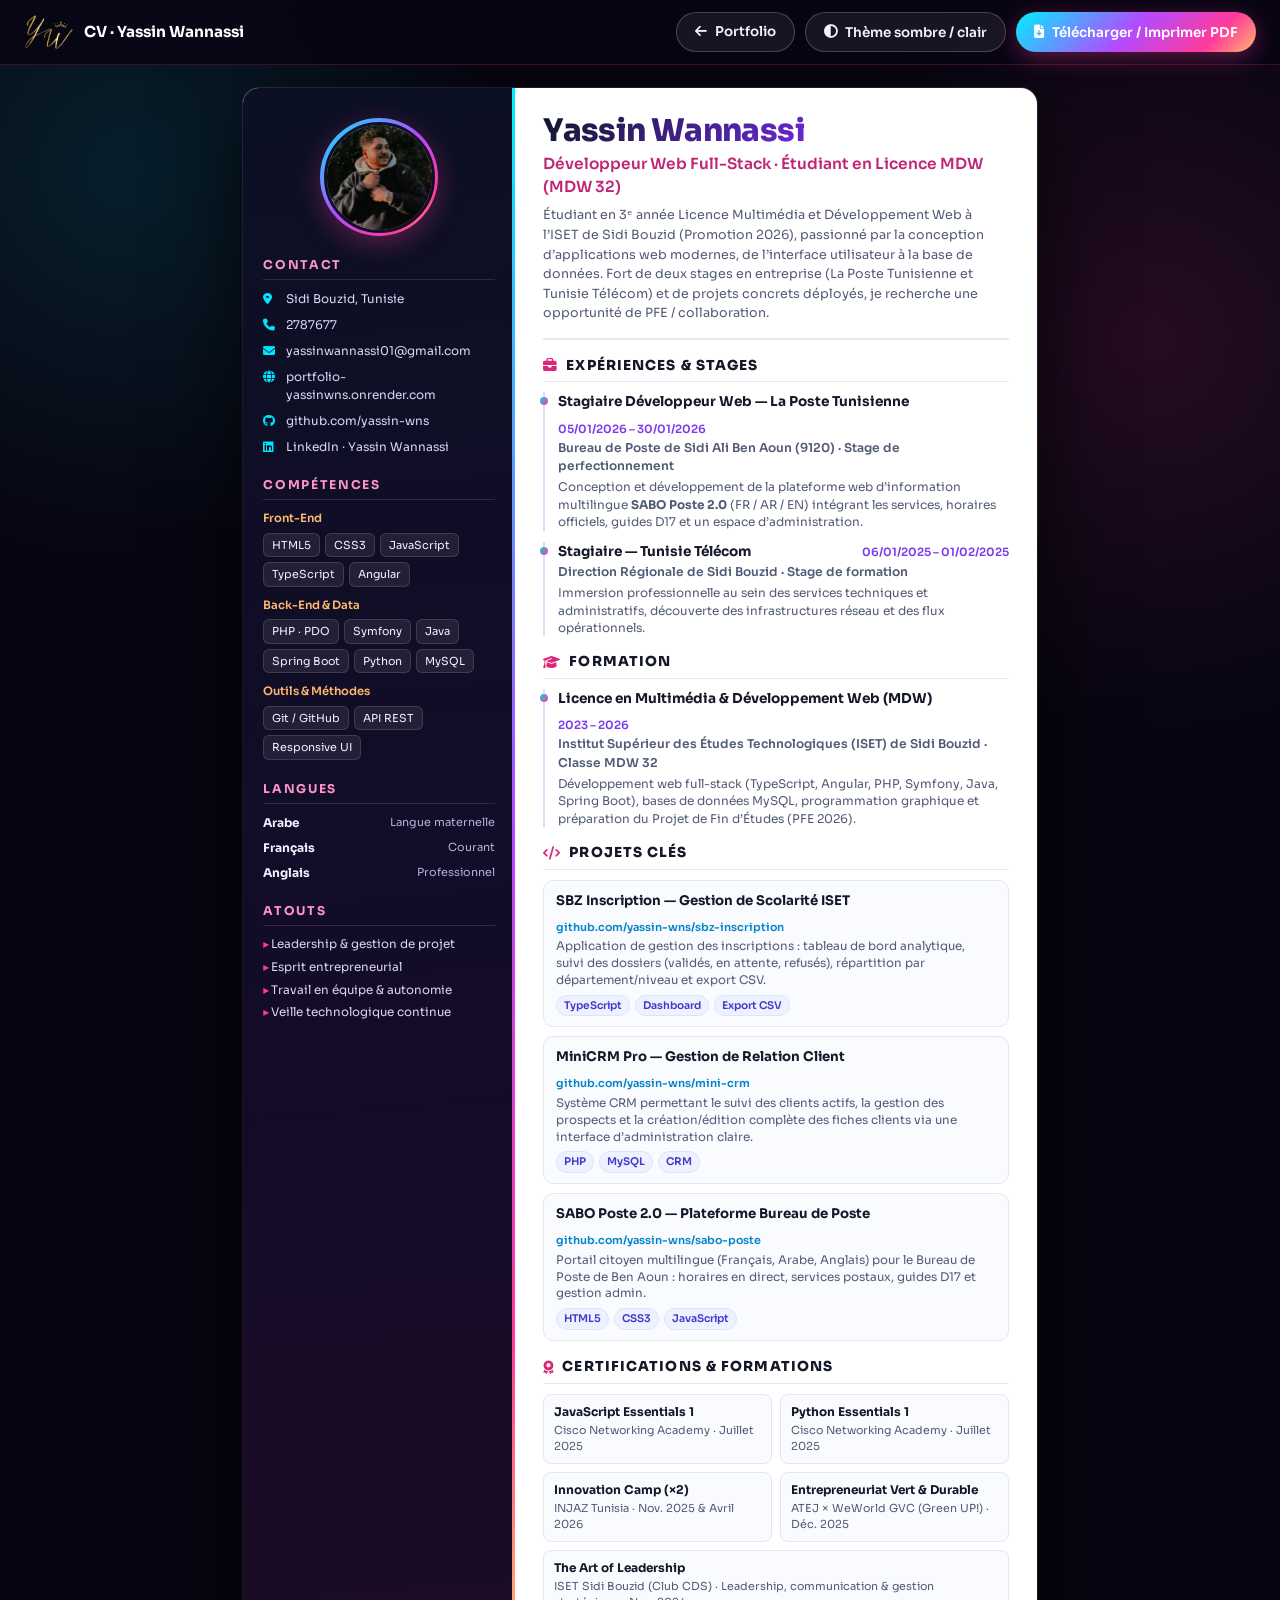
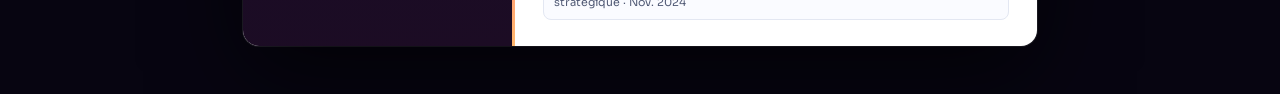
<file: cv.html>
<!DOCTYPE html>
<html lang="fr">
<head>
  <meta charset="utf-8">
  <meta name="viewport" content="width=device-width,initial-scale=1">
  <title>CV — Yassin Wannassi | Développeur Web Full-Stack</title>
  <meta name="description" content="Curriculum Vitae de Yassin Wannassi, Développeur Web Full-Stack — Étudiant en Licence MDW à l'ISET Sidi Bouzid.">
  <link rel="icon" href="assets/logo-mark.png">
  <link href="https://fonts.googleapis.com/css2?family=Sora:wght@300;400;500;600;700;800&display=swap" rel="stylesheet">
  <link rel="stylesheet" href="https://cdnjs.cloudflare.com/ajax/libs/font-awesome/6.5.1/css/all.min.css">
  <style>
    :root{
      --bg:#070511;
      --paper:#ffffff;
      --side:#0e1429;
      --ink:#141828;
      --mut:#525b76;
      --line:#e3e7f2;
      --cyan:#00d4e6;
      --pink:#ff3b9a;
      --violet:#8a3ffc;
      --sunset:#ff8a4c;
      --g:linear-gradient(135deg,#00f0ff 0%,#b44aff 48%,#ff3b9a 80%,#ffb86c 100%);
    }
    *{box-sizing:border-box;margin:0;padding:0}
    body{
      font-family:Sora,system-ui,-apple-system,sans-serif;
      background:
        radial-gradient(650px circle at 10% 10%,rgba(0,240,255,.11),transparent 60%),
        radial-gradient(650px circle at 90% 20%,rgba(255,59,154,.12),transparent 60%),
        var(--bg);
      color:var(--ink);
      line-height:1.5;
      padding:88px 18px 48px;
      min-height:100vh;
    }
    a{color:inherit;text-decoration:none}

    /* top bar */
    .topbar{
      position:fixed;top:0;left:0;right:0;z-index:50;
      background:rgba(9,5,20,.88);backdrop-filter:blur(14px);
      border-bottom:1px solid rgba(255,59,154,.2);
      padding:12px 24px;display:flex;align-items:center;justify-content:space-between;gap:12px;flex-wrap:wrap;
    }
    .tb-brand{display:flex;align-items:center;gap:10px;color:#fff;font-weight:700;font-size:.95rem}
    .tb-brand img{height:36px;width:auto}
    .tb-actions{display:flex;gap:10px;flex-wrap:wrap}
    .tbtn{
      display:inline-flex;align-items:center;gap:8px;padding:9px 18px;border-radius:99px;
      font-family:inherit;font-size:.84rem;font-weight:600;cursor:pointer;transition:.25s;border:0;
    }
    .tbtn.o{background:rgba(255,255,255,.07);color:#f3f0ff;border:1px solid rgba(255,255,255,.2)}
    .tbtn.o:hover{border-color:var(--cyan);color:var(--cyan)}
    .tbtn.p{background:var(--g);color:#fff;box-shadow:0 6px 22px rgba(255,59,154,.35)}
    .tbtn.p:hover{transform:translateY(-2px);box-shadow:0 10px 28px rgba(0,240,255,.35)}

    /* A4 sheet */
    .sheet{
      width:min(210mm,100%);
      min-height:297mm;
      margin:auto;
      background:var(--paper);
      border-radius:16px;
      overflow:hidden;
      box-shadow:0 28px 90px rgba(0,0,0,.65),0 0 0 1px rgba(255,255,255,.12);
      display:grid;
      grid-template-columns:72mm 1fr;
    }

    /* Dark CV preview mode */
    body.dark-cv .sheet{
      background:#0e0a1d;color:#ede9fe;
      box-shadow:0 28px 90px rgba(0,0,0,.75),0 0 40px rgba(255,59,154,.18),0 0 0 1px rgba(255,59,154,.3);
    }
    body.dark-cv .main{background:#0e0a1d}
    body.dark-cv .sec-title{color:#fff;border-color:rgba(255,59,154,.28)}
    body.dark-cv .item-head h3,body.dark-cv .proj-card h3{color:#fff}
    body.dark-cv .item-sub,body.dark-cv .item p,body.dark-cv .proj-card p,body.dark-cv .summary{color:#b6aed6}
    body.dark-cv .proj-card,body.dark-cv .cert-row{background:rgba(255,255,255,.04);border-color:rgba(255,255,255,.1)}
    body.dark-cv .tag{background:rgba(0,240,255,.12);color:#8df6ff;border-color:rgba(0,240,255,.25)}
    body.dark-cv .hdr{border-color:rgba(255,255,255,.1)}

    /* Sidebar */
    .side{
      background:linear-gradient(175deg,#0c1024 0%,#140b29 65%,#1c0c24 100%);
      color:#f3f0ff;
      padding:26px 20px;
      display:flex;flex-direction:column;gap:20px;
      position:relative;
    }
    .side::after{
      content:"";position:absolute;top:0;right:0;bottom:0;width:3px;
      background:var(--g);
    }
    .avatar-wrap{
      width:118px;height:118px;margin:4px auto 0;border-radius:50%;padding:3.5px;
      background:var(--g);box-shadow:0 8px 26px rgba(255,59,154,.3);
    }
    .avatar-wrap img{
      width:100%;height:100%;border-radius:50%;object-fit:cover;object-position:top;
      border:3px solid #0e1024;display:block;
    }
    .s-block h2{
      font-size:.76rem;text-transform:uppercase;letter-spacing:.14em;
      color:#ff94c8;margin-bottom:10px;padding-bottom:5px;
      border-bottom:1px solid rgba(255,255,255,.12);
    }
    .contact-list{display:grid;gap:8px;font-size:.75rem;color:#dcd6f7}
    .contact-list a,.contact-list div{display:flex;align-items:flex-start;gap:9px;word-break:break-word}
    .contact-list i{color:#00e5ff;width:14px;margin-top:3px;flex:none}
    .contact-list a:hover{color:#fff;text-decoration:underline}

    .skill-group{margin-bottom:10px}
    .skill-group:last-child{margin-bottom:0}
    .skill-group strong{display:block;font-size:.72rem;color:#ffb86c;margin-bottom:5px;font-weight:600}
    .pill-wrap{display:flex;flex-wrap:wrap;gap:5px}
    .spill{
      font-size:.69rem;padding:3px 8px;border-radius:6px;
      background:rgba(255,255,255,.08);border:1px solid rgba(255,255,255,.13);
      color:#f3f0ff;
    }

    .lang-list{display:grid;gap:7px;font-size:.75rem}
    .lang-row{display:flex;justify-content:space-between;align-items:center}
    .lang-row span{color:#b7afd9;font-size:.7rem}

    .soft-list{display:grid;gap:5px;font-size:.74rem;color:#dcd6f7;list-style:none}
    .soft-list li::before{content:"▸ ";color:#ff3b9a;font-weight:700}

    /* Main content */
    .main{padding:26px 28px;display:flex;flex-direction:column;gap:16px}
    .hdr{padding-bottom:14px;border-bottom:2px solid var(--line)}
    .hdr h1{
      font-size:1.95rem;font-weight:800;letter-spacing:-.02em;line-height:1.1;
      background:linear-gradient(135deg,#0f172a 0%,#6d28d9 60%,#db2777 100%);
      -webkit-background-clip:text;background-clip:text;color:transparent;
    }
    body.dark-cv .hdr h1{background:var(--g);-webkit-background-clip:text;background-clip:text;color:transparent}
    .hdr .role{font-size:.96rem;font-weight:600;color:#c02678;margin-top:4px}
    body.dark-cv .hdr .role{color:#00f0ff}
    .summary{font-size:.79rem;color:var(--mut);margin-top:8px;line-height:1.55}

    .sec-title{
      display:flex;align-items:center;gap:8px;
      font-size:.86rem;font-weight:800;text-transform:uppercase;letter-spacing:.08em;
      color:#141828;padding-bottom:5px;margin-bottom:10px;
      border-bottom:1.5px solid var(--line);
    }
    .sec-title i{color:#db2777;font-size:.85rem}

    .timeline{display:grid;gap:11px}
    .item{position:relative;padding-left:13px;border-left:2px solid #e2d9f8}
    .item::before{
      content:"";position:absolute;left:-5px;top:5px;width:8px;height:8px;border-radius:50%;
      background:linear-gradient(135deg,#00d4e6,#ff3b9a);
    }
    .item-head{display:flex;justify-content:space-between;align-items:baseline;gap:8px;flex-wrap:wrap}
    .item-head h3{font-size:.85rem;font-weight:700;color:var(--ink)}
    .date{font-size:.71rem;font-weight:600;color:#7c3aed;white-space:nowrap}
    body.dark-cv .date{color:#ffb86c}
    .item-sub{font-size:.76rem;font-weight:600;color:var(--mut);margin:1px 0 3px}
    .item p{font-size:.75rem;color:var(--mut);line-height:1.45}

    .proj-grid{display:grid;gap:9px}
    .proj-card{
      padding:10px 12px;border-radius:10px;border:1px solid var(--line);background:#fafbff;
    }
    .proj-top{display:flex;justify-content:space-between;align-items:center;gap:8px;flex-wrap:wrap;margin-bottom:3px}
    .proj-card h3{font-size:.83rem;font-weight:700;color:var(--ink)}
    .proj-url{font-size:.69rem;font-weight:600;color:#0284c7}
    body.dark-cv .proj-url{color:#00f0ff}
    .proj-card p{font-size:.74rem;color:var(--mut);line-height:1.42}
    .tags{display:flex;flex-wrap:wrap;gap:5px;margin-top:6px}
    .tag{
      font-size:.66rem;font-weight:600;padding:2px 7px;border-radius:99px;
      background:#eef2ff;color:#4338ca;border:1px solid #dde3ff;
    }

    .cert-grid{display:grid;grid-template-columns:1fr 1fr;gap:8px}
    .cert-row{
      padding:8px 10px;border-radius:8px;border:1px solid var(--line);background:#fafbff;
    }
    .cert-row strong{display:block;font-size:.75rem;font-weight:700}
    .cert-row span{display:block;font-size:.69rem;color:var(--mut);margin-top:1px}

    @media(max-width:780px){
      body{padding:110px 10px 30px}
      .sheet{grid-template-columns:1fr;min-height:auto}
      .side::after{top:auto;left:0;right:0;bottom:0;width:auto;height:3px}
      .cert-grid{grid-template-columns:1fr}
    }

    @page{size:A4;margin:0}
    @media print{
      *{-webkit-print-color-adjust:exact!important;print-color-adjust:exact!important}
      html,body{background:#fff!important;padding:0!important;margin:0!important;min-height:0!important}
      .topbar{display:none!important}
      .sheet{
        width:210mm!important;height:297mm!important;min-height:297mm!important;
        margin:0!important;border-radius:0!important;box-shadow:none!important;
        grid-template-columns:70mm 1fr!important;
      }
      body.dark-cv .sheet{background:#fff!important;color:#141828!important}
      body.dark-cv .main{background:#fff!important}
      body.dark-cv .hdr h1{
        background:linear-gradient(135deg,#0f172a 0%,#6d28d9 60%,#db2777 100%)!important;
        -webkit-background-clip:text!important;background-clip:text!important;color:transparent!important;
      }
      body.dark-cv .hdr .role{color:#c02678!important}
      body.dark-cv .sec-title{color:#141828!important;border-color:#e3e7f2!important}
      body.dark-cv .item-head h3,body.dark-cv .proj-card h3{color:#141828!important}
      body.dark-cv .item-sub,body.dark-cv .item p,body.dark-cv .proj-card p,body.dark-cv .summary{color:#525b76!important}
      body.dark-cv .proj-card,body.dark-cv .cert-row{background:#fafbff!important;border-color:#e3e7f2!important}
      body.dark-cv .tag{background:#eef2ff!important;color:#4338ca!important;border-color:#dde3ff!important}
      body.dark-cv .date{color:#7c3aed!important}
      body.dark-cv .proj-url{color:#0284c7!important}
    }
  </style>
</head>
<body>
  <div class="topbar">
    <a class="tb-brand" href="index.html">
      <img src="assets/logo-mark.png" alt="Logo YW">
      <span>CV · Yassin Wannassi</span>
    </a>
    <div class="tb-actions">
      <a class="tbtn o" href="index.html"><i class="fa-solid fa-arrow-left"></i> Portfolio</a>
      <button class="tbtn o" id="theme-btn" type="button"><i class="fa-solid fa-circle-half-stroke"></i> Thème sombre / clair</button>
      <button class="tbtn p" onclick="window.print()" type="button"><i class="fa-solid fa-file-arrow-down"></i> Télécharger / Imprimer PDF</button>
    </div>
  </div>

  <main class="sheet">
    <aside class="side">
      <div class="avatar-wrap">
        <img src="assets/photos/p3.jpg" alt="Yassin Wannassi">
      </div>

      <section class="s-block">
        <h2>Contact</h2>
        <div class="contact-list">
          <div><i class="fa-solid fa-location-dot"></i><span>Sidi Bouzid, Tunisie</span></div>
          <a href="tel:2787677"><i class="fa-solid fa-phone"></i><span>2787677</span></a>
          <a href="mailto:yassinwannassi01@gmail.com"><i class="fa-solid fa-envelope"></i><span>yassinwannassi01@gmail.com</span></a>
          <a href="https://portfolio-yassinwns.onrender.com/" target="_blank" rel="noopener"><i class="fa-solid fa-globe"></i><span>portfolio-yassinwns.onrender.com</span></a>
          <a href="https://github.com/yassin-wns" target="_blank" rel="noopener"><i class="fa-brands fa-github"></i><span>github.com/yassin-wns</span></a>
          <a href="https://www.linkedin.com/in/yassin-wannassi-205972323/" target="_blank" rel="noopener"><i class="fa-brands fa-linkedin"></i><span>LinkedIn · Yassin Wannassi</span></a>
        </div>
      </section>

      <section class="s-block">
        <h2>Compétences</h2>
        <div class="skill-group">
          <strong>Front-End</strong>
          <div class="pill-wrap">
            <span class="spill">HTML5</span>
            <span class="spill">CSS3</span>
            <span class="spill">JavaScript</span>
            <span class="spill">TypeScript</span>
            <span class="spill">Angular</span>
          </div>
        </div>
        <div class="skill-group">
          <strong>Back-End &amp; Data</strong>
          <div class="pill-wrap">
            <span class="spill">PHP · PDO</span>
            <span class="spill">Symfony</span>
            <span class="spill">Java</span>
            <span class="spill">Spring Boot</span>
            <span class="spill">Python</span>
            <span class="spill">MySQL</span>
          </div>
        </div>
        <div class="skill-group">
          <strong>Outils &amp; Méthodes</strong>
          <div class="pill-wrap">
            <span class="spill">Git / GitHub</span>
            <span class="spill">API REST</span>
            <span class="spill">Responsive UI</span>
          </div>
        </div>
      </section>

      <section class="s-block">
        <h2>Langues</h2>
        <div class="lang-list">
          <div class="lang-row"><strong>Arabe</strong><span>Langue maternelle</span></div>
          <div class="lang-row"><strong>Français</strong><span>Courant</span></div>
          <div class="lang-row"><strong>Anglais</strong><span>Professionnel</span></div>
        </div>
      </section>

      <section class="s-block">
        <h2>Atouts</h2>
        <ul class="soft-list">
          <li>Leadership &amp; gestion de projet</li>
          <li>Esprit entrepreneurial</li>
          <li>Travail en équipe &amp; autonomie</li>
          <li>Veille technologique continue</li>
        </ul>
      </section>
    </aside>

    <div class="main">
      <header class="hdr">
        <h1>Yassin Wannassi</h1>
        <p class="role">Développeur Web Full-Stack · Étudiant en Licence MDW (MDW 32)</p>
        <p class="summary">
          Étudiant en 3ᵉ année Licence Multimédia et Développement Web à l’ISET de Sidi Bouzid (Promotion 2026), passionné par la conception d’applications web modernes, de l’interface utilisateur à la base de données. Fort de deux stages en entreprise (La Poste Tunisienne et Tunisie Télécom) et de projets concrets déployés, je recherche une opportunité de PFE / collaboration.
        </p>
      </header>

      <section>
        <h2 class="sec-title"><i class="fa-solid fa-briefcase"></i> Expériences &amp; Stages</h2>
        <div class="timeline">
          <div class="item">
            <div class="item-head">
              <h3>Stagiaire Développeur Web — La Poste Tunisienne</h3>
              <span class="date">05/01/2026 – 30/01/2026</span>
            </div>
            <div class="item-sub">Bureau de Poste de Sidi Ali Ben Aoun (9120) · Stage de perfectionnement</div>
            <p>Conception et développement de la plateforme web d’information multilingue <strong>SABO Poste 2.0</strong> (FR / AR / EN) intégrant les services, horaires officiels, guides D17 et un espace d’administration.</p>
          </div>
          <div class="item">
            <div class="item-head">
              <h3>Stagiaire — Tunisie Télécom</h3>
              <span class="date">06/01/2025 – 01/02/2025</span>
            </div>
            <div class="item-sub">Direction Régionale de Sidi Bouzid · Stage de formation</div>
            <p>Immersion professionnelle au sein des services techniques et administratifs, découverte des infrastructures réseau et des flux opérationnels.</p>
          </div>
        </div>
      </section>

      <section>
        <h2 class="sec-title"><i class="fa-solid fa-graduation-cap"></i> Formation</h2>
        <div class="timeline">
          <div class="item">
            <div class="item-head">
              <h3>Licence en Multimédia &amp; Développement Web (MDW)</h3>
              <span class="date">2023 – 2026</span>
            </div>
            <div class="item-sub">Institut Supérieur des Études Technologiques (ISET) de Sidi Bouzid · Classe MDW 32</div>
            <p>Développement web full-stack (TypeScript, Angular, PHP, Symfony, Java, Spring Boot), bases de données MySQL, programmation graphique et préparation du Projet de Fin d’Études (PFE 2026).</p>
          </div>
        </div>
      </section>

      <section>
        <h2 class="sec-title"><i class="fa-solid fa-code"></i> Projets Clés</h2>
        <div class="proj-grid">
          <div class="proj-card">
            <div class="proj-top">
              <h3>SBZ Inscription — Gestion de Scolarité ISET</h3>
              <a class="proj-url" href="https://github.com/yassin-wns/sbz-inscription" target="_blank" rel="noopener">github.com/yassin-wns/sbz-inscription</a>
            </div>
            <p>Application de gestion des inscriptions : tableau de bord analytique, suivi des dossiers (validés, en attente, refusés), répartition par département/niveau et export CSV.</p>
            <div class="tags"><span class="tag">TypeScript</span><span class="tag">Dashboard</span><span class="tag">Export CSV</span></div>
          </div>

          <div class="proj-card">
            <div class="proj-top">
              <h3>MiniCRM Pro — Gestion de Relation Client</h3>
              <a class="proj-url" href="https://github.com/yassin-wns/mini-crm" target="_blank" rel="noopener">github.com/yassin-wns/mini-crm</a>
            </div>
            <p>Système CRM permettant le suivi des clients actifs, la gestion des prospects et la création/édition complète des fiches clients via une interface d’administration claire.</p>
            <div class="tags"><span class="tag">PHP</span><span class="tag">MySQL</span><span class="tag">CRM</span></div>
          </div>

          <div class="proj-card">
            <div class="proj-top">
              <h3>SABO Poste 2.0 — Plateforme Bureau de Poste</h3>
              <a class="proj-url" href="https://github.com/yassin-wns/sabo-poste" target="_blank" rel="noopener">github.com/yassin-wns/sabo-poste</a>
            </div>
            <p>Portail citoyen multilingue (Français, Arabe, Anglais) pour le Bureau de Poste de Ben Aoun : horaires en direct, services postaux, guides D17 et gestion admin.</p>
            <div class="tags"><span class="tag">HTML5</span><span class="tag">CSS3</span><span class="tag">JavaScript</span></div>
          </div>
        </div>
      </section>

      <section>
        <h2 class="sec-title"><i class="fa-solid fa-award"></i> Certifications &amp; Formations</h2>
        <div class="cert-grid">
          <div class="cert-row">
            <strong>JavaScript Essentials 1</strong>
            <span>Cisco Networking Academy · Juillet 2025</span>
          </div>
          <div class="cert-row">
            <strong>Python Essentials 1</strong>
            <span>Cisco Networking Academy · Juillet 2025</span>
          </div>
          <div class="cert-row">
            <strong>Innovation Camp (×2)</strong>
            <span>INJAZ Tunisia · Nov. 2025 &amp; Avril 2026</span>
          </div>
          <div class="cert-row">
            <strong>Entrepreneuriat Vert &amp; Durable</strong>
            <span>ATEJ × WeWorld GVC (Green UP!) · Déc. 2025</span>
          </div>
          <div class="cert-row" style="grid-column:1/-1">
            <strong>The Art of Leadership</strong>
            <span>ISET Sidi Bouzid (Club CDS) · Leadership, communication &amp; gestion stratégique · Nov. 2024</span>
          </div>
        </div>
      </section>
    </div>
  </main>

  <script>
    const btn=document.getElementById('theme-btn');
    btn.addEventListener('click',()=>document.body.classList.toggle('dark-cv'));
  </script>
</body>
</html>
</file>
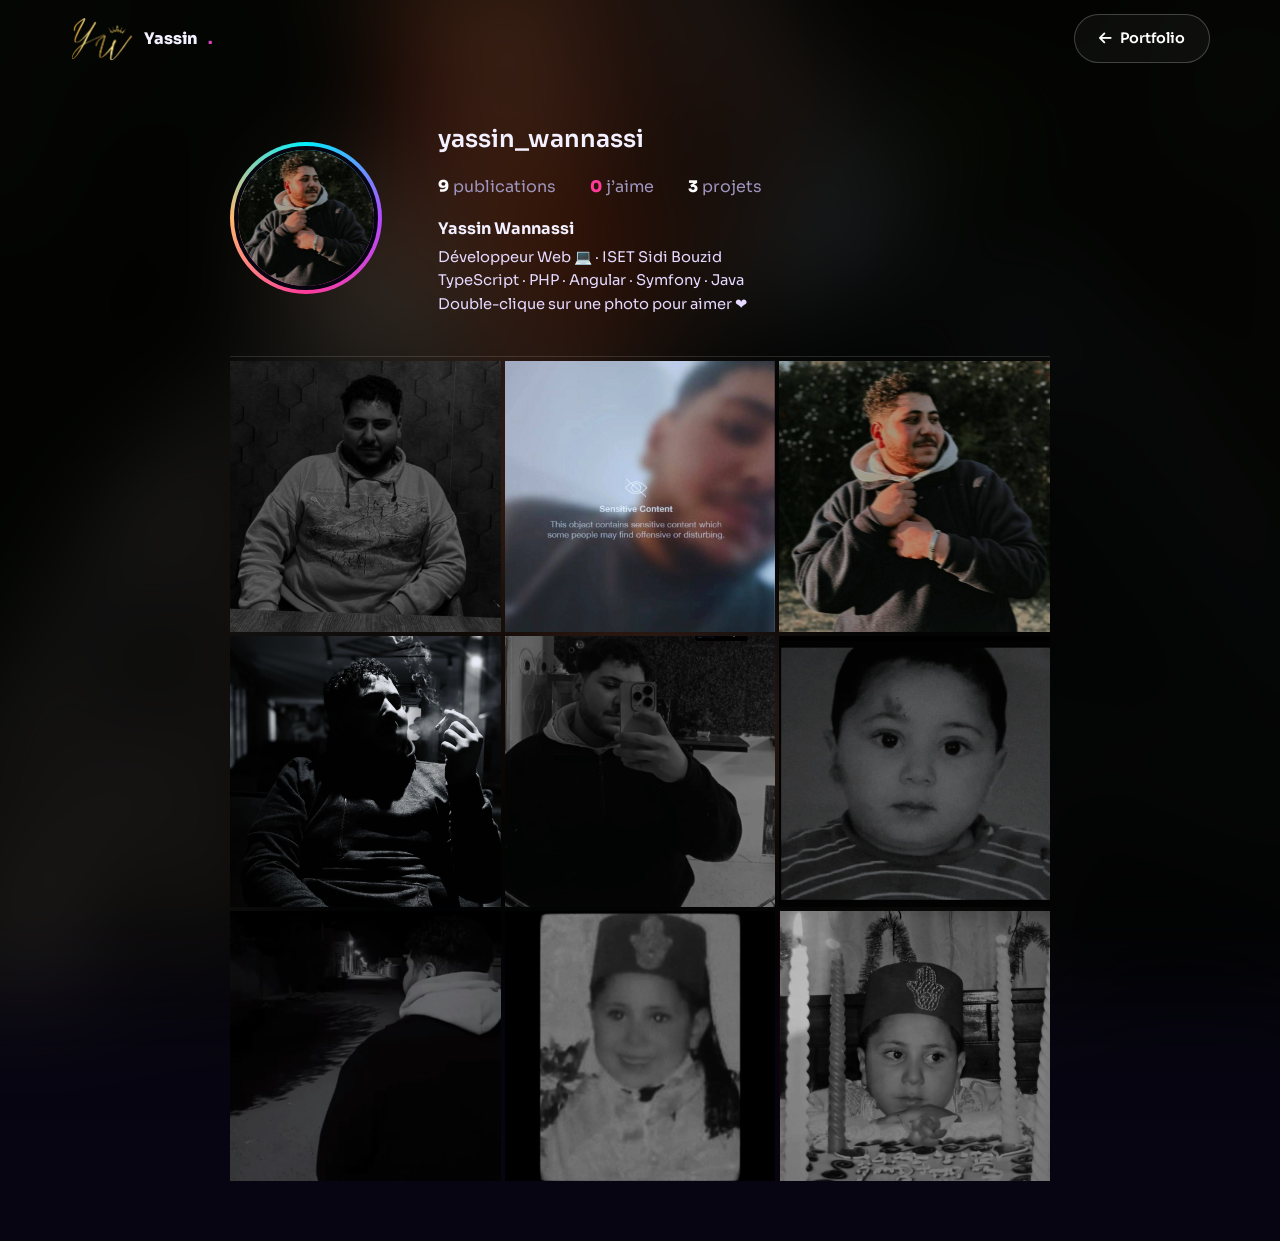
<file: profile.html>
<!DOCTYPE html>
<html lang="fr">
<head>
  <meta charset="utf-8">
  <meta name="viewport" content="width=device-width,initial-scale=1">
  <title>@yassin.wannassi — Profil</title>
  <meta name="description" content="Galerie et profil de Yassin Wannassi, développeur web full-stack.">
  <link rel="icon" href="assets/logo-mark.png">
  <link href="https://fonts.googleapis.com/css2?family=Sora:wght@300;400;600;700;800&display=swap" rel="stylesheet">
  <link rel="stylesheet" href="https://cdnjs.cloudflare.com/ajax/libs/font-awesome/6.5.1/css/all.min.css">
  <link rel="stylesheet" href="style.css">
</head>
<body>
  <div class="pf-bg"></div>
  <header class="nav s">
    <div class="wrap">
      <a href="index.html" class="brand"><img src="assets/logo-mark.png" alt="Logo YW">Yassin<span class="grad">.</span></a>
      <nav class="links" style="display:flex"><a href="index.html" class="btn o"><i class="fa-solid fa-arrow-left"></i> Portfolio</a></nav>
    </div>
  </header>
  <main class="pf wrap">
    <div class="pf-head rv">
      <div class="av"><img src="assets/photos/p3.jpg" alt="Yassin Wannassi"></div>
      <div class="pf-info">
        <h1>yassin_wannassi</h1>
        <div class="pf-stats">
          <span><b>9</b> publications</span>
          <span class="lk"><b id="total">0</b> j’aime</span>
          <span><b>3</b> projets</span>
        </div>
        <b>Yassin Wannassi</b>
        <p>Développeur Web 💻 · ISET Sidi Bouzid<br>TypeScript · PHP · Angular · Symfony · Java<br>Double-clique sur une photo pour aimer ❤️</p>
      </div>
    </div>
    <div class="pf-grid" id="pgrid"></div>
  </main>

  <div id="lb" role="dialog" aria-modal="true" aria-label="Aperçu photo">
    <button class="x" aria-label="Fermer"><i class="fa-solid fa-xmark"></i></button>
    <button class="ar l" aria-label="Photo précédente"><i class="fa-solid fa-chevron-left"></i></button>
    <button class="ar r" aria-label="Photo suivante"><i class="fa-solid fa-chevron-right"></i></button>
    <div class="post">
      <div class="im" id="im"><img id="limg" alt=""><i class="big fa-solid fa-heart" id="big"></i></div>
      <aside>
        <div class="ph"><img src="assets/photos/p3.jpg" alt="Yassin">yassin_wannassi</div>
        <p class="cap" id="cap"></p>
        <div class="act">
          <button class="hrt fa-regular fa-heart" id="hrt" aria-label="J’aime"></button>
          <p><b id="lc">0 j’aime</b></p>
        </div>
      </aside>
    </div>
  </div>
  <script src="script.js"></script>
</body>
</html>
</file>
<file: style.css>
:root{
  --bg:#070511;
  --surface:#0f0b1e;
  --tx:#f3f0ff;
  --mut:#9d95bd;
  --cyan:#00f0ff;
  --pink:#ff3b9a;
  --sunset:#ffb86c;
  --violet:#b44aff;
  --g:linear-gradient(135deg,#00f0ff 0%,#b44aff 45%,#ff3b9a 78%,#ffb86c 100%);
  --g-vice:linear-gradient(135deg,#ff3b9a 0%,#ff7b54 55%,#ffd166 100%);
  --r:20px;
}
*{box-sizing:border-box;margin:0;padding:0}
html{scroll-behavior:smooth}
body{font-family:Sora,system-ui,sans-serif;background:var(--bg);color:var(--tx);line-height:1.6;overflow-x:hidden;position:relative}
a{color:inherit;text-decoration:none}
img{max-width:100%;display:block}
.wrap{width:min(1140px,92%);margin:auto}
section{padding:96px 0;position:relative;z-index:1}
h2{font-size:clamp(1.85rem,4vw,2.65rem);margin-bottom:8px;letter-spacing:-.02em}
.grad,h2 span{background:var(--g);-webkit-background-clip:text;background-clip:text;color:transparent}
.sub{color:var(--mut);margin-bottom:34px;font-size:1rem}

/* GTA 6 Vice City ambient background */
.ambient{position:fixed;inset:0;z-index:0;pointer-events:none;
  background:
    radial-gradient(680px circle at 12% 18%,rgba(0,240,255,.09),transparent 60%),
    radial-gradient(640px circle at 88% 28%,rgba(255,59,154,.11),transparent 60%),
    radial-gradient(560px circle at 50% 85%,rgba(255,184,108,.07),transparent 62%);
}

/* scroll progress */
#progress{position:fixed;top:0;left:0;height:3px;width:0;z-index:100;background:var(--g);box-shadow:0 0 12px rgba(255,59,154,.7);transition:width .08s linear}

/* intro */
#intro{position:fixed;inset:0;z-index:99;background:radial-gradient(circle at 50% 40%,#1d0d38,#05030b);display:grid;place-items:center;text-align:center;clip-path:circle(150% at 50% 50%);transition:clip-path 1s cubic-bezier(.7,0,.2,1)}
#intro.done{clip-path:circle(0% at 50% 50%);pointer-events:none}
.i-box{position:relative;display:grid;place-items:center;width:190px;height:190px;margin:0 auto 28px}
.ring{position:absolute;top:0;left:0;width:190px;height:190px;border-radius:50%;background:conic-gradient(#00f0ff,#b44aff,#ff3b9a,#ffb86c,#00f0ff);animation:spin 2s linear infinite;-webkit-mask:radial-gradient(circle,transparent 62%,#000 63%);mask:radial-gradient(circle,transparent 62%,#000 63%)}
.i-logo{width:128px;height:auto;filter:drop-shadow(0 0 18px rgba(255,59,154,.45));animation:pop .9s .2s both cubic-bezier(.2,1.4,.4,1)}
.i-name{font-size:clamp(1.3rem,5vw,2.3rem);font-weight:800;letter-spacing:.3em;text-transform:uppercase;animation:track 1.6s .5s both}
.i-sub{color:var(--mut);margin-top:6px;animation:up .8s 1.2s both}
.bar{width:200px;height:3px;background:#ffffff1a;margin:26px auto 0;border-radius:3px;overflow:hidden}
.bar i{display:block;height:100%;background:var(--g);animation:load 2.7s ease-out forwards}
@keyframes spin{to{transform:rotate(360deg)}}
@keyframes pop{from{transform:scale(0) rotate(-90deg);opacity:0}}
@keyframes track{from{letter-spacing:.9em;opacity:0;filter:blur(8px)}}
@keyframes up{from{transform:translateY(14px);opacity:0}}
@keyframes load{from{width:0}to{width:100%}}

/* nav */
.nav{position:fixed;top:0;width:100%;z-index:50;padding:14px 0;transition:.3s}
.nav.s{background:rgba(9,5,20,.84);backdrop-filter:blur(16px);padding:8px 0;box-shadow:0 1px 0 rgba(255,59,154,.18)}
.nav .wrap{display:flex;align-items:center;justify-content:space-between}
.brand{display:flex;align-items:center;gap:10px;font-weight:800}
.brand img{height:46px;width:auto}
.links{display:flex;gap:24px;align-items:center;font-size:.9rem}
.links a{color:var(--mut);transition:.2s;position:relative}
.links a:hover,.links a.active{color:#fff}
.links a:not(.btn).active::after{content:"";position:absolute;left:0;right:0;bottom:-6px;height:2px;background:var(--g);border-radius:2px;box-shadow:0 0 10px rgba(0,240,255,.6)}
.btn{display:inline-flex;align-items:center;gap:8px;padding:12px 24px;border-radius:99px;font-weight:600;background:var(--g);color:#fff!important;border:0;cursor:pointer;transition:.3s;font-family:inherit;box-shadow:0 6px 24px rgba(255,59,154,.28)}
.btn:hover{transform:translateY(-3px);box-shadow:0 12px 34px rgba(0,240,255,.38),0 6px 22px rgba(255,59,154,.4)}
.btn.o{background:rgba(255,255,255,.04);border:1px solid rgba(255,255,255,.22);box-shadow:none}
.btn.o:hover{border-color:var(--cyan);background:rgba(0,240,255,.08);box-shadow:0 8px 26px rgba(0,240,255,.2)}
.burger{display:none;background:none;border:0;color:#fff;font-size:1.5rem;cursor:pointer}

/* hero */
#hero{min-height:100vh;display:flex;align-items:center;position:relative;padding:120px 0 70px;overflow:hidden}
.hero-bg-slides{position:absolute;inset:0;z-index:0;pointer-events:none;overflow:hidden}
.bg-slide{position:absolute;inset:-40px;background-size:cover;background-position:center 25%;filter:blur(26px) brightness(.36) saturate(1.35);opacity:0;transform:scale(1.12);transition:opacity 1.5s ease}
.bg-slide.on{opacity:1}
.hero-grid-bg{position:absolute;inset:0;z-index:0;pointer-events:none;
  background-image:linear-gradient(rgba(255,255,255,.035) 1px,transparent 1px),linear-gradient(90deg,rgba(255,255,255,.035) 1px,transparent 1px);
  background-size:48px 48px;
  -webkit-mask-image:radial-gradient(ellipse 80% 70% at 50% 45%,#000 35%,transparent 100%);
  mask-image:radial-gradient(ellipse 80% 70% at 50% 45%,#000 35%,transparent 100%);
}
#hero::after{content:"";position:absolute;inset:0;background:linear-gradient(180deg,transparent 72%,var(--bg));pointer-events:none}
.hero-wrap{position:relative;z-index:2;display:grid;grid-template-columns:1.15fr .85fr;gap:56px;align-items:center}
.badge-status{display:inline-flex;align-items:center;gap:8px;padding:6px 14px;border-radius:99px;background:rgba(255,59,154,.08);border:1px solid rgba(255,59,154,.32);font-size:.78rem;color:#ffd8ec;margin-bottom:18px;backdrop-filter:blur(8px)}
.badge-status .dot{width:8px;height:8px;border-radius:50%;background:var(--cyan);box-shadow:0 0 12px var(--cyan);display:inline-block;animation:pulse 2s infinite}
@keyframes pulse{50%{opacity:.4;transform:scale(.85)}}
.hi{display:block;color:var(--sunset);font-weight:600;letter-spacing:.2em;font-size:.85rem;text-transform:uppercase}
#hero h1{font-size:clamp(2.5rem,6vw,4.7rem);line-height:1.05;font-weight:800;margin:10px 0}
.typed{font-size:clamp(1.1rem,2.6vw,1.55rem);min-height:2.2em;color:#e5d9ff}
.typed::after{content:"|";animation:blink 1s infinite;color:var(--pink)}
@keyframes blink{50%{opacity:0}}
#hero p{max-width:520px;color:var(--mut);margin:14px 0 30px}
.cta{display:flex;gap:14px;flex-wrap:wrap}

/* hero visual showcase */
.hero-visual{position:relative;max-width:390px;width:100%;justify-self:center}
.hv-frame{position:relative;padding:6px;border-radius:26px;background:var(--g);box-shadow:0 24px 70px rgba(0,0,0,.65),0 0 42px rgba(255,59,154,.22),0 0 28px rgba(0,240,255,.16)}
.hv-slides{position:relative;aspect-ratio:4/5;border-radius:21px;overflow:hidden;background:#0a0716}
.hv-img{position:absolute;inset:0;width:100%;height:100%;object-fit:cover;object-position:center 20%;opacity:0;transform:scale(1.04);transition:opacity .9s ease,transform 4.5s ease}
.hv-img.on{opacity:1;transform:scale(1)}
.hv-dots{position:absolute;left:50%;bottom:16px;transform:translateX(-50%);z-index:3;display:flex;gap:7px;padding:6px 10px;border-radius:99px;background:rgba(7,5,17,.68);backdrop-filter:blur(8px);border:1px solid rgba(255,255,255,.14)}
.hv-dots button{width:8px;height:8px;border-radius:99px;border:0;background:rgba(255,255,255,.35);cursor:pointer;transition:.3s;padding:0}
.hv-dots button.on{width:22px;background:var(--g)}
.hv-chip{position:absolute;z-index:4;display:inline-flex;align-items:center;gap:8px;padding:10px 16px;border-radius:14px;background:rgba(15,11,30,.86);backdrop-filter:blur(12px);border:1px solid rgba(255,255,255,.16);font-size:.82rem;font-weight:600;color:#fff;box-shadow:0 12px 30px rgba(0,0,0,.5);animation:float 5s ease-in-out infinite}
.hv-chip i{color:var(--cyan)}
.hv-chip.c1{top:24px;left:-24px;border-color:rgba(0,240,255,.35)}
.hv-chip.c2{bottom:38px;right:-20px;border-color:rgba(255,59,154,.4);animation-delay:1.5s}
.hv-chip.c2 i{color:var(--pink)}

/* about */
.about{display:grid;grid-template-columns:340px 1fr;gap:64px;align-items:center}
.photo{position:relative}
.photo img{border-radius:var(--r);aspect-ratio:4/5;object-fit:cover;object-position:center 20%;width:100%;position:relative;z-index:1;border:1px solid rgba(255,255,255,.14)}
.photo::before{content:"";position:absolute;inset:-12px 12px 12px -12px;border-radius:var(--r);background:var(--g);opacity:.78;filter:blur(1px);animation:float 5s ease-in-out infinite}
@keyframes float{50%{transform:translate(8px,-8px)}}
.bio{color:var(--mut)}
.stats{display:flex;gap:34px;margin:24px 0;flex-wrap:wrap}
.stats b{font-size:2.1rem;display:block;background:var(--g);-webkit-background-clip:text;background-clip:text;color:transparent}
.stats small{color:var(--mut)}
.chips{display:flex;flex-wrap:wrap;gap:10px}
.chips span{padding:8px 16px;border:1px solid rgba(255,255,255,.14);border-radius:99px;font-size:.86rem;background:rgba(255,255,255,.04);transition:.25s}
.chips span:hover{border-color:var(--cyan);transform:translateY(-3px);color:var(--cyan);box-shadow:0 6px 18px rgba(0,240,255,.18)}
.chips span.soft{border-color:rgba(255,184,108,.35);color:var(--sunset)}
.chips span.soft:hover{border-color:var(--pink);color:var(--pink);box-shadow:0 6px 18px rgba(255,59,154,.2)}

/* timeline */
.tl{border-left:2px solid rgba(255,59,154,.3);padding-left:28px;display:grid;gap:26px}
.tl div{position:relative}
.tl div::before{content:"";position:absolute;left:-37px;top:6px;width:14px;height:14px;border-radius:50%;background:var(--g);box-shadow:0 0 0 5px rgba(0,240,255,.16),0 0 14px rgba(255,59,154,.5)}
.tl small{color:var(--sunset);font-weight:600;font-size:.82rem}
.tl h3{font-size:1.05rem;margin:2px 0 4px}
.tl p{color:var(--mut);font-size:.92rem}

/* filters */
.filters{display:flex;flex-wrap:wrap;gap:10px;margin-bottom:26px}
.fbtn{padding:8px 18px;border-radius:99px;border:1px solid rgba(255,255,255,.16);background:rgba(255,255,255,.04);color:var(--mut);font-family:inherit;font-size:.85rem;font-weight:600;cursor:pointer;transition:.25s}
.fbtn:hover{color:#fff;border-color:var(--cyan)}
.fbtn.on{background:var(--g);color:#fff;border-color:transparent;box-shadow:0 6px 22px rgba(255,59,154,.35)}

/* cards */
.grid{display:grid;grid-template-columns:repeat(auto-fit,minmax(300px,1fr));gap:22px}
.card{padding:26px;border-radius:var(--r);background:linear-gradient(160deg,rgba(255,255,255,.06),rgba(255,255,255,.02));border:1px solid rgba(255,255,255,.1);backdrop-filter:blur(10px);transition:.35s;position:relative;overflow:hidden}
.card:hover{transform:translateY(-8px);border-color:rgba(255,59,154,.55);box-shadow:0 20px 50px rgba(0,0,0,.6),0 0 28px rgba(0,240,255,.14)}
.card.hide{display:none}
.card h3{margin-bottom:6px;font-size:1.12rem}
.card p{color:var(--mut);font-size:.91rem}
.tags{display:flex;flex-wrap:wrap;gap:6px;margin-top:14px}
.tags em{font-style:normal;font-size:.74rem;padding:4px 11px;border-radius:99px;background:rgba(0,240,255,.12);color:#9ef6ff;border:1px solid rgba(0,240,255,.22)}

/* project showcase cards */
.proj-grid{grid-template-columns:repeat(auto-fit,minmax(320px,1fr))}
.card.proj{padding:0;display:flex;flex-direction:column}
.proj-shot{position:relative;aspect-ratio:16/10;overflow:hidden;background:#090614;cursor:pointer;border-bottom:1px solid rgba(255,255,255,.08)}
.proj-shot img{width:100%;height:100%;object-fit:cover;object-position:top;transition:transform .5s ease}
.card.proj:hover .proj-shot img{transform:scale(1.05)}
.shot-zoom{position:absolute;right:12px;bottom:12px;width:36px;height:36px;border-radius:50%;display:grid;place-items:center;background:rgba(7,5,17,.78);border:1px solid rgba(255,255,255,.2);color:#fff;font-size:.85rem;opacity:0;transform:translateY(6px);transition:.25s;backdrop-filter:blur(6px)}
.proj-shot:hover .shot-zoom{opacity:1;transform:none;border-color:var(--cyan);color:var(--cyan)}
.proj-body{padding:22px 24px 24px;display:flex;flex-direction:column;flex:1}
.proj-actions{margin-top:18px;padding-top:14px;border-top:1px solid rgba(255,255,255,.08);display:flex;align-items:center;justify-content:space-between}
.proj-link{display:inline-flex;align-items:center;gap:8px;font-size:.88rem;font-weight:600;color:var(--cyan);transition:.2s}
.proj-link:hover{color:var(--pink);transform:translateX(3px)}

/* certs & docs */
.cert{display:flex;gap:20px;align-items:center}
.cert img{width:96px;border-radius:14px;flex:none;animation:float 6s ease-in-out infinite}
.cert img.doc-thumb{width:96px;height:112px;object-fit:cover;border-radius:10px;border:1px solid rgba(255,255,255,.2);animation:none;transition:.35s}
.cert:hover img.doc-thumb{transform:scale(1.05);border-color:var(--pink)}
.c-tag{display:inline-block;font-size:.7rem;font-weight:600;text-transform:uppercase;letter-spacing:.06em;padding:2px 9px;border-radius:99px;background:rgba(0,240,255,.14);color:#8af5ff;margin-bottom:6px}
.c-tag.stage{background:rgba(255,59,154,.16);color:#ff8cc6}
.c-tag.soft{background:rgba(255,184,108,.16);color:#ffd59e}
.cert a,.view-doc{color:var(--sunset);font-weight:600;font-size:.88rem;display:inline-flex;align-items:center;gap:6px;margin-top:10px;background:none;border:0;padding:0;font-family:inherit;cursor:pointer;transition:.2s}
.cert a:hover,.view-doc:hover{color:var(--cyan)}

/* social */
.social{display:grid;grid-template-columns:repeat(auto-fit,minmax(210px,1fr));gap:16px}
.social a{display:flex;align-items:center;gap:14px;padding:16px 18px;border-radius:var(--r);background:rgba(255,255,255,.04);border:1px solid rgba(255,255,255,.1);transition:.3s;min-width:0}
.social a:hover{transform:translateY(-5px);background:rgba(255,255,255,.08);border-color:rgba(255,59,154,.55);box-shadow:0 14px 32px rgba(0,0,0,.45),0 0 20px rgba(0,240,255,.12)}
.social i{width:42px;height:42px;border-radius:12px;display:grid;place-items:center;background:var(--g);font-size:1.15rem;flex:none;color:#fff}
.social span{min-width:0;overflow:hidden;text-overflow:ellipsis;white-space:nowrap;font-size:.9rem}
.social small{display:block;color:var(--mut);font-size:.76rem}

footer img{width:150px;margin:0 auto 14px;opacity:.95}
footer{text-align:center;padding:34px 20px;color:var(--mut);border-top:1px solid rgba(255,255,255,.1);font-size:.85rem;position:relative;z-index:1}
.rv{opacity:0;transform:translateY(34px);transition:1s cubic-bezier(.2,.7,.2,1)}
.rv.in{opacity:1;transform:none}

/* modal */
#cert-modal{position:fixed;inset:0;z-index:90;background:rgba(5,3,12,.92);backdrop-filter:blur(10px);display:none;place-items:center;padding:24px}
#cert-modal.open{display:grid}
.cm-box{max-width:880px;width:100%;background:var(--surface);border:1px solid rgba(255,59,154,.35);border-radius:var(--r);overflow:hidden;box-shadow:0 24px 80px #000c,0 0 40px rgba(0,240,255,.15)}
.cm-box img{width:100%;max-height:76vh;object-fit:contain;background:#05030b}
.cm-info{padding:16px 22px;border-top:1px solid rgba(255,255,255,.1)}
.cm-info h3{font-size:1.05rem;margin-bottom:2px}
.cm-info p{color:var(--mut);font-size:.88rem}

/* back to top + toast */
#top{position:fixed;right:22px;bottom:22px;z-index:45;width:44px;height:44px;border-radius:50%;border:1px solid rgba(255,255,255,.22);background:rgba(15,11,30,.9);color:#fff;cursor:pointer;display:grid;place-items:center;opacity:0;pointer-events:none;transform:translateY(12px);transition:.3s;backdrop-filter:blur(10px)}
#top.show{opacity:1;pointer-events:auto;transform:none}
#top:hover{background:var(--g);border-color:transparent;box-shadow:0 6px 22px rgba(255,59,154,.4)}
#toast{position:fixed;left:50%;bottom:26px;transform:translate(-50%,20px);background:#150f2b;color:#fff;border:1px solid rgba(0,240,255,.45);padding:10px 20px;border-radius:99px;font-size:.86rem;opacity:0;pointer-events:none;transition:.3s;z-index:95;box-shadow:0 10px 30px rgba(0,0,0,.5)}
#toast.show{opacity:1;transform:translate(-50%,0)}

/* instagram profile */
.pf-bg{position:fixed;inset:0;z-index:-1;background:url(assets/photos/p3.jpg) center/cover;filter:blur(45px) brightness(.28) saturate(1.5);transform:scale(1.2)}
.pf{padding:120px 0 60px}
.pf-head{display:flex;gap:56px;align-items:center;max-width:820px;margin:0 auto 40px}
.av{width:152px;height:152px;border-radius:50%;padding:4px;flex:none;background:conic-gradient(#00f0ff,#b44aff,#ff3b9a,#ffb86c,#00f0ff)}
.av img{width:100%;height:100%;border-radius:50%;object-fit:cover;object-position:top;border:4px solid var(--bg)}
.pf-info h1{font-size:1.5rem;font-weight:600}
.pf-info p{color:#e5d9ff;font-size:.92rem;margin-top:4px}
.pf-stats{display:flex;gap:34px;margin:16px 0}
.pf-stats span{color:var(--mut)}
.pf-stats b{color:#fff;font-weight:800}
.pf-stats .lk b{color:var(--pink);display:inline-block;transition:.3s}
.bump{transform:scale(1.5)}
.pf-grid{display:grid;grid-template-columns:repeat(3,1fr);gap:4px;max-width:820px;margin:auto;border-top:1px solid #ffffff22;padding-top:4px}
.tile{position:relative;aspect-ratio:1;cursor:pointer;overflow:hidden;background:#111}
.tile img{width:100%;height:100%;object-fit:cover;transition:.4s}
.tile:hover img{transform:scale(1.07)}
.tile div{position:absolute;inset:0;background:#0007;display:flex;align-items:center;justify-content:center;gap:8px;font-weight:700;opacity:0;transition:.25s}
.tile:hover div{opacity:1}
#lb{position:fixed;inset:0;z-index:80;background:#000e;display:none;place-items:center;padding:20px}
#lb.open{display:grid}
.post{display:grid;grid-template-columns:minmax(0,1.3fr) minmax(270px,.7fr);width:min(1000px,100%);max-height:92vh;background:#0e0a1c;border:1px solid rgba(255,59,154,.25);border-radius:12px;overflow:hidden}
.im{position:relative;background:#000;display:grid;place-items:center;cursor:pointer;user-select:none}
.im img{max-height:92vh;width:100%;object-fit:contain}
.post aside{display:flex;flex-direction:column;padding:16px;gap:14px}
.ph{display:flex;align-items:center;gap:10px;font-weight:600;padding-bottom:12px;border-bottom:1px solid #ffffff1a}
.ph img{width:34px;height:34px;border-radius:50%;object-fit:cover;object-position:top}
.cap{color:#e5d9ff;font-size:.92rem}
.act{margin-top:auto}
.hrt{background:none;border:0;font-size:1.9rem;color:#fff;cursor:pointer}
.hrt.on{color:var(--pink);animation:beat .45s}
@keyframes beat{30%{transform:scale(1.5)}60%{transform:scale(.9)}}
.big{position:absolute;font-size:7rem;color:#fff;pointer-events:none;opacity:0;filter:drop-shadow(0 4px 20px #0008)}
.big.go{animation:bigh .9s}
@keyframes bigh{15%{opacity:1;transform:scale(1.2)}30%{transform:scale(.95)}70%{opacity:1}to{opacity:0;transform:scale(1.1)}}
.x,.ar{position:absolute;background:#ffffff1f;border:0;color:#fff;width:42px;height:42px;border-radius:50%;cursor:pointer;font-size:1rem;transition:.2s}
.x:hover,.ar:hover{background:var(--pink)}
.x{top:16px;right:16px}
.ar{top:50%}
.ar.l{left:16px}
.ar.r{right:16px}

@media(max-width:820px){
  .links{position:fixed;inset:60px 0 auto;flex-direction:column;background:rgba(7,5,17,.96);padding:24px;gap:18px;display:none}
  .links.open{display:flex}
  .burger{display:block}
  .hero-wrap{grid-template-columns:1fr;gap:42px;text-align:center}
  #hero p{margin:14px auto 28px}
  .cta{justify-content:center}
  .hero-visual{max-width:300px}
  .hv-chip.c1{left:-10px}
  .hv-chip.c2{right:-10px}
  .about{grid-template-columns:1fr;gap:40px}
  .photo{max-width:300px}
  .pf-head{flex-direction:column;gap:20px;text-align:center}
  .pf-stats{justify-content:center}
  .post{grid-template-columns:1fr;overflow:auto}
  .ar{display:none}
}

@media(prefers-reduced-motion:reduce){
  *{animation-duration:.01ms!important;animation-iteration-count:1!important;transition-duration:.01ms!important}
  html{scroll-behavior:auto}
}
</file>
